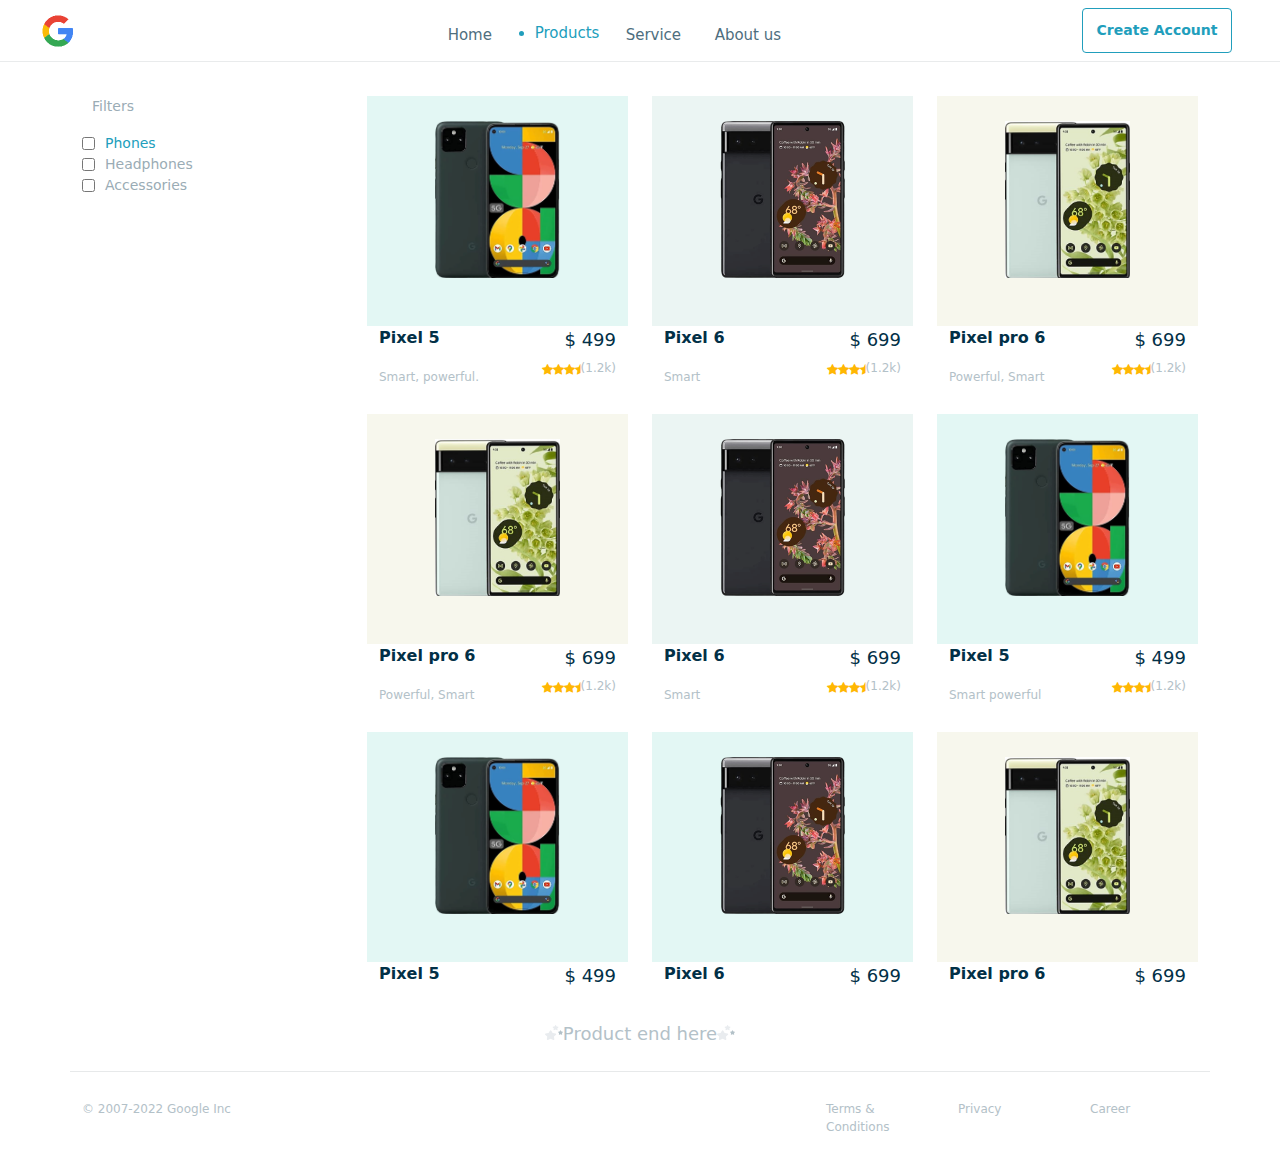
<file: homePage/index.html>
<!DOCTYPE html>
<html lang="en">
  <head>
    <meta charset="UTF-8" />
    <meta http-equiv="X-UA-Compatible" content="IE=edge" />
    <meta name="viewport" content="width=device-width, initial-scale=1.0" />
    <title>Product Home</title>
    <link rel="stylesheet" href="styles.css" />
    <link rel="stylesheet" href="potriateModal.css" />
    <link rel="stylesheet" href="pixcelAddress.css" />
    <link rel="stylesheet" href="landscapeModal.css" />

    <link rel="preconnect" href="https://fonts.googleapis.com" />
    <link rel="preconnect" href="https://fonts.gstatic.com" crossorigin />
    <link
      href="https://fonts.googleapis.com/css2?family=Montserrat:wght@500;600&display=swap"
      rel="stylesheet"
    />
    <link
      href="https://cdn.jsdelivr.net/npm/bootstrap@5.2.2/dist/css/bootstrap.min.css"
      rel="stylesheet"
      integrity="sha384-Zenh87qX5JnK2Jl0vWa8Ck2rdkQ2Bzep5IDxbcnCeuOxjzrPF/et3URy9Bv1WTRi"
      crossorigin="anonymous"
    />
    <link
      rel="stylesheet"
      href="https://cdnjs.cloudflare.com/ajax/libs/font-awesome/4.7.0/css/font-awesome.min.css"
    />
    <link
      href="https://cdn.jsdelivr.net/npm/bootstrap@5.2.1/dist/css/bootstrap.min.css"
      rel="stylesheet"
    />
  </head>

  <body>
    <nav class="navbar fixed-top navbar-expand-sm navbar-dark">
      <div class="container-fluid">
        <div class="col-sm-4 col-md-3 col-lg-4">
          <img src="../assert/Mask Group 1@2x.png" class="logo" />
        </div>

        <div class="collapse navbar-collapse" id="collapsibleNavbar">
          <ul class="navbar-nav">
            <li class="nav-item">Home</li>
            <li class="prod-nav">Products</li>
            <li class="nav-item">Service</li>
            <li class="nav-item">About us</li>
          </ul>
        </div>
        <div class="drop-menu">
          <button
            class="menu-btn navbar-toggler"
            type="button"
            data-bs-toggle="collapse"
            data-bs-target="#collapsibleNavbar"
          >
            <img 
              src="../assert/menu.png"
              class="menu-btn navbar-toggler-icon"
            />
          </button>
        </div>
        <div class="col">
          <button class="cr-btn btn-outline-info" id="btn">
            Create Account
          </button>
          <div class="profile" id="photo">
            <img src="../assert/black.png" class="profile-img" />
            <span class="arrow-icon" id="arrow">&#10092;</span>
          </div>
        </div>
      </div>
    </nav>

    <div class="container">
      <div class="row">
        <div class="col-sm-12 col-sx-12 col-md-3 col-lg-3 col-xl-3">
          <div class="filter">
            <p class="filter-name">Filters</p>
            <div class="line">
              <input type="checkbox" class="checkbox" />
              <label class="filter-name" id="fs">Phones</label>
            </div>
            <div class="line">
              <input type="checkbox" class="checkbox" />
              <label class="filter-name">Headphones</label>
            </div>
            <div class="line">
              <input type="checkbox" class="checkbox" />
              <label class="filter-name">Accessories</label>
            </div>
          </div>
        </div>

        <div class="col-sm-9 col-md-9 col-lg-9 card-fix">
          <div class="card-top">
            <div class="row">
              <div class="col-sm-12 col-md-6 col-lg-4 hoverproduct">
                <!-- 1st product-->

                <div
                  class="col-sm-12 col-md-12 col-lg-12 Phones-top"
                  id="product1"
                >
                  <img src="../assert/Mask Group 12.png" class="image" />
                </div>
                <div class="col-sm-12 col-md-10 col-lg-12 phones-bottom">
                  <div class="container">
                    <div class="row">
                      <div class="col">
                        <p class="phone-pixel">Pixel 5</p>
                      </div>
                      <div class="col"><p class="dollar hide">$ 499</p></div>
                    </div>
                    <div class="row">
                      <div class="col">
                        <span class="text hide">Smart, powerful.</span>
                        <button
                          type="button"
                          class="view-link view"
                          data-bs-toggle="modal"
                          data-bs-target="#potriateModal"
                        >
                          View Product
                        </button>
                      </div>
                      <div class="col">
                        <div class="col hide star-rate">
                          <div class="stars">
                            <li class="fa fa-star star"></li>
                            <li class="fa fa-star star"></li>
                            <li class="fa fa-star star"></li>
                            <li class="fa fa-star-half star"></li>
                            <li class="rate-point">(1.2k)</li>
                          </div>
                        </div>
                        <button
                          class="buy-btn view"
                          data-bs-toggle="modal"
                          data-bs-target="#addresPixcel"
                        >
                          Buy Now
                        </button>
                      </div>
                    </div>
                  </div>
                </div>
              </div>
              <div class="col-sm-12 col-md-6 col-lg-4 hoverproduct">
                <!-- 2nd product-->

                <div class="col-sm Phones-top" id="product2">
                  <img src="../assert/Group 21@2x.png" class="image" />
                </div>
                <div class="col-sm-12 col-md-10 col-lg-12 phones-bottom">
                  <div class="container">
                    <div class="row">
                      <div class="col">
                        <p class="phone-pixel">Pixel 6</p>
                      </div>
                      <div class="col"><p class="dollar hide">$ 699</p></div>
                    </div>
                    <div class="row">
                      <div class="col">
                        <span class="text hide">Smart</span>
                        <button
                          type="button"
                          class="view-link view"
                          data-bs-toggle="modal"
                          data-bs-target="#landscapeModal"
                        >
                          View Product
                        </button>
                      </div>
                      <div class="col">
                        <div class="col hide star-rate">
                          <div class="stars">
                            <li class="fa fa-star star"></li>
                            <li class="fa fa-star star"></li>
                            <li class="fa fa-star star"></li>
                            <li class="fa fa-star-half star"></li>
                            <li class="rate-point">(1.2k)</li>
                          </div>
                        </div>
                        <button
                          class="buy-btn view"
                          data-bs-toggle="modal"
                          data-bs-target="#addresPixcel"
                        >
                          Buy Now
                        </button>
                      </div>
                    </div>
                  </div>
                </div>
              </div>
              <div class="col-sm-12 col-md-6 col-lg-4 hoverproduct">
                <!-- 3rd product-->
                <div class="col-sm Phones-top" id="product3">
                  <img src="../assert/pixel6.jpg" class="image" />
                </div>
                <div class="col-sm-12 col-md-10 col-lg-12 phones-bottom">
                  <div class="container">
                    <div class="row">
                      <div class="col">
                        <p class="phone-pixel">Pixel pro 6</p>
                      </div>
                      <div class="col"><p class="dollar hide">$ 699</p></div>
                    </div>
                    <div class="row">
                      <div class="col">
                        <span class="text hide">Powerful, Smart</span>
                        <button
                          type="button"
                          class="view-link view"
                          data-bs-toggle="modal"
                          data-bs-target="#pixcel6Modal"
                        >
                          View Product
                        </button>
                      </div>
                      <div class="col">
                        <div class="col hide star-rate">
                          <div class="stars">
                            <li class="fa fa-star star"></li>
                            <li class="fa fa-star star"></li>
                            <li class="fa fa-star star"></li>
                            <li class="fa fa-star-half star"></li>
                            <li class="rate-point">(1.2k)</li>
                          </div>
                        </div>
                        <button
                          class="buy-btn view"
                          data-bs-toggle="modal"
                          data-bs-target="#addresPixcel"
                        >
                          Buy Now
                        </button>
                      </div>
                    </div>
                  </div>
                </div>
              </div>

              <div class="col-sm-12 col-md-6 col-lg-4 hoverproduct">
                <!-- 4th product-->
                <div class="col-sm Phones-top" id="product3">
                  <img src="../assert/pixel6.jpg" class="image" />
                </div>
                <div class="col-sm-12 col-md-10 col-lg-12 phones-bottom">
                  <div class="container">
                    <div class="row">
                      <div class="col">
                        <p class="phone-pixel">Pixel pro 6</p>
                      </div>
                      <div class="col"><p class="dollar hide">$ 699</p></div>
                    </div>
                    <div class="row">
                      <div class="col">
                        <span class="text hide">Powerful, Smart</span>
                        <button
                          type="button"
                          class="view-link view"
                          data-bs-toggle="modal"
                          data-bs-target="#pixcel6Modal"
                        >
                          View Product
                        </button>
                      </div>
                      <div class="col">
                        <div class="col hide star-rate">
                          <div class="stars">
                            <li class="fa fa-star star"></li>
                            <li class="fa fa-star star"></li>
                            <li class="fa fa-star star"></li>
                            <li class="fa fa-star-half star"></li>
                            <li class="rate-point">(1.2k)</li>
                          </div>
                        </div>
                        <button
                          class="buy-btn view"
                          data-bs-toggle="modal"
                          data-bs-target="#addresPixcel"
                        >
                          Buy Now
                        </button>
                      </div>
                    </div>
                  </div>
                </div>
              </div>
              <div class="col-sm-12 col-md-6 col-lg-4 hoverproduct">
                <!-- 5th product-->
                <div class="col-sm Phones-top" id="product2">
                  <img src="../assert/Group 21@2x.png" class="image" />
                </div>
                <div class="col-sm-12 col-md-10 col-lg-12 phones-bottom">
                  <div class="container">
                    <div class="row">
                      <div class="col">
                        <p class="phone-pixel">Pixel 6</p>
                      </div>
                      <div class="col"><p class="dollar hide">$ 699</p></div>
                    </div>
                    <div class="row">
                      <div class="col">
                        <span class="text hide">Smart</span>
                        <button
                          type="button"
                          class="view-link view"
                          data-bs-toggle="modal"
                          data-bs-target="#landscapeModal"
                        >
                          View Product
                        </button>
                      </div>
                      <div class="col">
                        <div class="col hide star-rate">
                          <div class="stars">
                            <li class="fa fa-star star"></li>
                            <li class="fa fa-star star"></li>
                            <li class="fa fa-star star"></li>
                            <li class="fa fa-star-half star"></li>
                            <li class="rate-point">(1.2k)</li>
                          </div>
                        </div>
                        <button
                          class="buy-btn view"
                          data-bs-toggle="modal"
                          data-bs-target="#addresPixcel"
                        >
                          Buy Now
                        </button>
                      </div>
                    </div>
                  </div>
                </div>
              </div>
              <div class="col-sm-12 col-md-6 col-lg-4 hoverproduct">
                <!-- 6th product-->
                <div class="col-sm Phones-top" id="product1">
                  <img src="../assert/Mask Group 12.png" class="image" />
                </div>
                <div class="col-sm-12 col-md-10 col-lg-12 phones-bottom">
                  <div class="container">
                    <div class="row">
                      <div class="col">
                        <p class="phone-pixel">Pixel 5</p>
                      </div>
                      <div class="col"><p class="dollar hide">$ 499</p></div>
                    </div>
                    <div class="row">
                      <div class="col">
                        <span class="text hide">Smart powerful</span>
                        <button
                          type="button"
                          class="view-link view"
                          data-bs-toggle="modal"
                          data-bs-target="#landscapeModal"
                        >
                          View Product
                        </button>
                      </div>
                      <div class="col">
                        <div class="col hide star-rate">
                          <div class="stars">
                            <li class="fa fa-star star"></li>
                            <li class="fa fa-star star"></li>
                            <li class="fa fa-star star"></li>
                            <li class="fa fa-star-half star"></li>
                            <li class="rate-point">(1.2k)</li>
                          </div>
                        </div>
                        <button
                          class="buy-btn view"
                          data-bs-toggle="modal"
                          data-bs-target="#addresPixcel"
                        >
                          Buy Now
                        </button>
                      </div>
                    </div>
                  </div>
                </div>
              </div>

              <div class="col-sm-12 col-md-6 col-lg-4 hoverproduct">
                <!-- 7th product-->
                <div class="col-sm Phones-top" id="product1">
                  <img src="../assert/Mask Group 12.png" class="image" />
                </div>
                <div class="col-sm-12 col-md-10 col-lg-12 phones-bottom">
                  <div class="container">
                    <div class="row">
                      <div class="col">
                        <p class="phone-pixel">Pixel 5</p>
                      </div>
                      <div class="col"><p class="dollar hide">$ 499</p></div>
                    </div>
                    <div class="row">
                      <div class="col">
                        <span class="text hide">Smart powerful</span>
                        <button
                          type="button"
                          class="view-link view"
                          data-bs-toggle="modal"
                          data-bs-target="#landscapeModal"
                        >
                          View Product
                        </button>
                      </div>
                      <div class="col">
                        <div class="col hide star-rate">
                          <div class="stars">
                            <li class="fa fa-star star"></li>
                            <li class="fa fa-star star"></li>
                            <li class="fa fa-star star"></li>
                            <li class="fa fa-star-half star"></li>
                            <li class="rate-point">(1.2k)</li>
                          </div>
                        </div>
                        <button
                          class="buy-btn view"
                          data-bs-toggle="modal"
                          data-bs-target="#addresPixcel"
                        >
                          Buy Now
                        </button>
                      </div>
                    </div>
                  </div>
                </div>
              </div>
              <div class="col-sm-12 col-md-6 col-lg-4 hoverproduct">
                <!-- 8th product-->
                <div class="col-sm Phones-top" id="product1">
                  <img src="../assert/Group 21@2x.png" class="image" />
                </div>
                <div class="col-sm-12 col-md-10 col-lg-12 phones-bottom">
                  <div class="container">
                    <div class="row">
                      <div class="col">
                        <p class="phone-pixel">Pixel 6</p>
                      </div>
                      <div class="col"><p class="dollar hide">$ 699</p></div>
                    </div>
                    <div class="row">
                      <div class="col">
                        <span class="text hide">Smart</span>
                        <button
                          type="button"
                          class="view-link view"
                          data-bs-toggle="modal"
                          data-bs-target="#landscapeModal"
                        >
                          View Product
                        </button>
                      </div>
                      <div class="col">
                        <div class="col hide star-rate">
                          <div class="stars">
                            <li class="fa fa-star star"></li>
                            <li class="fa fa-star star"></li>
                            <li class="fa fa-star star"></li>
                            <li class="fa fa-star-half star"></li>
                            <li class="rate-point">(1.2k)</li>
                          </div>
                        </div>
                        <button
                          class="buy-btn view"
                          data-bs-toggle="modal"
                          data-bs-target="#addresPixcel"
                        >
                          Buy Now
                        </button>
                      </div>
                    </div>
                  </div>
                </div>
              </div>
              <div class="col-sm-12 col-md-6 col-lg-4 hoverproduct">
                <!-- 9th product-->
                <div class="col-sm Phones-top" id="product3">
                  <img src="../assert/pixel6.jpg" class="image" />
                </div>
                <div class="col-sm-12 col-md-10 col-lg-12 phones-bottom">
                  <div class="container">
                    <div class="row">
                      <div class="col">
                        <p class="phone-pixel">Pixel pro 6</p>
                      </div>
                      <div class="col"><p class="dollar hide">$ 699</p></div>
                    </div>
                    <div class="row">
                      <div class="col">
                        <p class="text hide">Smart powerful</p>
                        <button
                          type="button"
                          class="view-link view"
                          data-bs-toggle="modal"
                          data-bs-target="#pixcel6Modal"
                        >
                          View Product
                        </button>
                      </div>
                      <div class="col star-rate">
                        <div class="col hide stars">
                          <li class="fa fa-star star"></li>
                          <li class="fa fa-star star"></li>
                          <li class="fa fa-star star"></li>
                          <li class="fa fa-star-half star"></li>
                          <li class="rate-point">(1.2k)</li>
                        </div>
                        <button
                          class="buy-btn view"
                          data-bs-toggle="modal"
                          data-bs-target="#addresPixcel"
                        >
                          Buy Now
                        </button>
                      </div>
                    </div>
                  </div>
                </div>
              </div>
            </div>
          </div>
        </div>
      </div>
    </div>
    <div class="container">
      <div class="row">
        <div class="foot">
          <div class="img-star">
            <img src="../assert/icons8-multiple-stars.svg" class="star-icon" />
          </div>
          <div class="end">
            <span>Product end here</span>
          </div>
          <div class="img-star">
            <img src="../assert/icons8-multiple-stars.svg" class="star-icon" />
          </div>
        </div>
      </div>
    </div>

    <div class="container">
      <div class="row">
        <div class="footer">
          <div class="col-sm-8">
            <div class="foot-text">
              <p>© 2007-2022 Google Inc</p>
            </div>
          </div>
          <div class="col-sm-4">
            <div class="row">
              <div class="col-sm foot-text">
                <p>Terms & Conditions</p>
              </div>
              <div class="col-sm foot-text">
                <p>Privacy</p>
              </div>
              <div class="col-sm foot-text">
                <p>Career</p>
              </div>
            </div>
          </div>
        </div>
      </div>
    </div>

    <!-- Modal Potriate -->
    <div
      class="modal fade"
      id="potriateModal"
      tabindex="-1"
      aria-labelledby="exampleModalLabel"
      aria-hidden="true"
    >
      <div class="modal-dialog">
        <div class="modal-content">
          <div class="modal-header">
            <h5 class="modal-title">Pixel 5</h5>
            <button
              type="button"
              class="btn-close"
              data-bs-dismiss="modal"
              aria-label="Close"
            ></button>
          </div>
          <div class="modal-body">
            <div class="">
              <div class="row p-top">
                <div class="col-2 image-pm">
                  <img src="../assert/Group 3741.svg" class="arrow" />
                </div>
                <div class="col-8">
                  <img
                    src="../assert/Mask Group 12.png"
                    class="product-image"
                  />
                </div>
                <div class="col-2">
                  <img src="../assert/Group 3740.svg" class="arrow" />
                </div>
              </div>
              <div class="container">
                <div class="Product-detail-p">
                  <div class="row">
                    <!-- colors-->
                    <div class="row">
                      <div class="col-sm-2 title">
                        <p class="T-title">Color</p>
                      </div>
                      <div class="col-sm disciption-p">
                        <div class="color">
                          <li class="color-circle" id="black"></li>
                          <li class="color-text">Black</li>
                        </div>
                        <div class="color">
                          <li class="color-circle" id="white"></li>
                          <li class="color-text">white</li>
                        </div>
                        <div class="color">
                          <li class="color-circle" id="blue"></li>
                          <li class="color-text">Blue</li>
                        </div>
                      </div>
                    </div>
                    <!-- Display-->
                    <div class="row">
                      <div class="col-sm-3">
                        <p class="T-title">Display</p>
                      </div>
                      <div class="col-sm display-condent">
                        <p class="p-text">
                          Full-screen 6.1-inch (156 mm)1 display, up to 60 Hz
                        </p>
                        <p class="p-text">20:9 aspect ratio</p>
                        <p class="p-text">
                          Corning® Gorilla® Glass 3™ cover glass
                        </p>
                        <p class="p-text">
                          Always-on display with At a Glance and Now Playing
                        </p>
                      </div>
                    </div>
                    <div class="row">
                      <!-- Dimention-->
                      <div class="col-sm-3 title">
                        <p class="T-title">Dimension & Weight</p>
                      </div>
                      <div class="col-sm display-condent">
                        <p class="p-text">
                          6.0 height x 2.8 width x 0.35 depth (in)
                        </p>
                        <p class="p-text">
                          152.2 height x 71.8 width x 8.9 depth (mm)
                        </p>
                        <p class="p-text">6.3 oz</p>
                        <p class="p-text">178 g</p>
                      </div>
                    </div>
                    <div class="row">
                      <!-- Battery-->
                      <div class="col-sm-3 title">
                        <p class="T-title">Battery & Charging</p>
                      </div>
                      <div class="col-sm display-condent">
                        <p class="p-text">
                          Corning® Gorilla® Glass 3™ cover glass
                        </p>
                        <p class="p-text">
                          Always-on display with At a Glance and Now Playing
                        </p>
                        <p class="p-text">Tipical 4410 mAh</p>
                        <p class="p-text">Fast Charging</p>
                      </div>
                      <div class="row memory">
                        <!-- memory-->
                        <div class="col-sm-3 title">
                          <p class="T-title">Memory</p>
                        </div>
                        <div class="col-sm condent">
                          <p class="p-text">6 GB LPDDR5 RAM</p>
                        </div>
                      </div>

                      <div class="row memory">
                        <!-- storage-->
                        <div class="col-sm-3 title">
                          <p class="T-title">Storage</p>
                        </div>
                        <div class="col-sm condent">
                          <p class="p-text">128 GB Storage UFS 3.1 storage</p>
                        </div>
                      </div>

                      <div class="row memory">
                        <!-- processor-->
                        <div class="col-sm-3 title">
                          <p class="T-title">processor</p>
                        </div>
                        <div class="col-sm condent">
                          <p class="p-text">
                            Google Tensor Titan M2 security coprocessor
                          </p>
                        </div>
                      </div>
                    </div>
                  </div>
                </div>
                <div class="row">
                  <!-- Bottom -->
                  <div class="row stricy">
                    <div class="col p-rating">
                      <p class="dollar-p">$499</p>
                      <div class="p-li">
                        <li class="fa fa-star"></li>
                        <li class="fa fa-star"></li>
                        <li class="fa fa-star"></li>
                        <li class="fa fa-star-half"></li>
                        <li class="rate-point">&#8333;1.2k&#8334;</li>
                      </div>
                      <button
                        class="buy-btn-p"
                        data-bs-toggle="modal"
                        data-bs-target="#addresPixcel"
                        type="button"
                      >
                        Buy Now
                      </button>
                    </div>
                  </div>
                </div>
              </div>
            </div>
          </div>
        </div>
      </div>
    </div>
    <!-- potriate pixcel 6 pro-->
    <div
      class="modal fade"
      id="pixcel6Modal"
      tabindex="-1"
      aria-labelledby="exampleModalLabel"
      aria-hidden="true"
    >
      <div class="modal-dialog">
        <div class="modal-content">
          <div class="modal-header">
            <h5 class="modal-title">Pixel 6 pro</h5>
            <button
              type="button"
              class="btn-close"
              data-bs-dismiss="modal"
              aria-label="Close"
            ></button>
          </div>
          <div class="modal-body">
            <div class="">
              <div class="row p-top">
                <div class="col-2 image-pm">
                  <img src="../assert/Group 3741.svg" class="arrow" />
                </div>
                <div class="col-8">
                  <img src="../assert/pixel6.jpg" class="product-image" />
                </div>
                <div class="col-2">
                  <img src="../assert/Group 3740.svg" class="arrow" />
                </div>
              </div>
              <div class="container">
                <div class="Product-detail-p">
                  <div class="row">
                    <!-- colors-->
                    <div class="row">
                      <div class="col-sm-2 title">
                        <p class="T-title">Color</p>
                      </div>
                      <div class="col-sm disciption-p">
                        <div class="color">
                          <li class="color-circle" id="black"></li>
                          <li class="color-text">Black</li>
                        </div>
                        <div class="color">
                          <li class="color-circle" id="white"></li>
                          <li class="color-text">white</li>
                        </div>
                        <div class="color">
                          <li class="color-circle" id="blue"></li>
                          <li class="color-text">Blue</li>
                        </div>
                      </div>
                    </div>
                    <!-- Display-->
                    <div class="row">
                      <div class="col-sm-3">
                        <p class="T-title">Display</p>
                      </div>
                      <div class="col-sm display-condent">
                        <p class="p-text">
                          Full-screen 6.1-inch (156 mm)1 display, up to 60 Hz
                        </p>
                        <p class="p-text">20:9 aspect ratio</p>
                        <p class="p-text">
                          Corning® Gorilla® Glass 3™ cover glass
                        </p>
                        <p class="p-text">
                          Always-on display with At a Glance and Now Playing
                        </p>
                      </div>
                    </div>
                    <div class="row">
                      <!-- Dimention-->
                      <div class="col-sm-3 title">
                        <p class="T-title">Dimension & Weight</p>
                      </div>
                      <div class="col-sm display-condent">
                        <p class="p-text">
                          6.0 height x 2.8 width x 0.35 depth (in)
                        </p>
                        <p class="p-text">
                          152.2 height x 71.8 width x 8.9 depth (mm)
                        </p>
                        <p class="p-text">6.3 oz</p>
                        <p class="p-text">178 g</p>
                      </div>
                    </div>
                    <div class="row">
                      <!-- Battery-->
                      <div class="col-sm-3 title">
                        <p class="T-title">Battery & Charging</p>
                      </div>
                      <div class="col-sm display-condent">
                        <p class="p-text">
                          Corning® Gorilla® Glass 3™ cover glass
                        </p>
                        <p class="p-text">
                          Always-on display with At a Glance and Now Playing
                        </p>
                        <p class="p-text">Tipical 4410 mAh</p>
                        <p class="p-text">Fast Charging</p>
                      </div>
                      <div class="row memory">
                        <!-- memory-->
                        <div class="col-sm-3 title">
                          <p class="T-title">Memory</p>
                        </div>
                        <div class="col-sm condent">
                          <p class="p-text">6 GB LPDDR5 RAM</p>
                        </div>
                      </div>

                      <div class="row memory">
                        <!-- storage-->
                        <div class="col-sm-3 title">
                          <p class="T-title">Storage</p>
                        </div>
                        <div class="col-sm condent">
                          <p class="p-text">128 GB Storage UFS 3.1 storage</p>
                        </div>
                      </div>

                      <div class="row memory">
                        <!-- processor-->
                        <div class="col-sm-3 title">
                          <p class="T-title">processor</p>
                        </div>
                        <div class="col-sm condent">
                          <p class="p-text">
                            Google Tensor Titan M2 security coprocessor
                          </p>
                        </div>
                      </div>
                    </div>
                  </div>
                </div>
                <div class="row">
                  <!-- Bottom -->
                  <div class="row stricy">
                    <div class="col p-rating">
                      <p class="dollar-p">$699</p>
                      <div class="p-li">
                        <li class="fa fa-star"></li>
                        <li class="fa fa-star"></li>
                        <li class="fa fa-star"></li>
                        <li class="fa fa-star-half"></li>
                        <li class="rate-point">&#8333;1.2k&#8334;</li>
                      </div>
                      <button
                        class="buy-btn-p"
                        data-bs-toggle="modal"
                        data-bs-target="#addresPixcel"
                        type="button"
                      >
                        Buy Now
                      </button>
                    </div>
                  </div>
                </div>
              </div>
            </div>
          </div>
        </div>
      </div>
    </div>
    <!--Modal Landscape -->
    <div
      class="modal fade"
      id="landscapeModal"
      tabindex="-1"
      aria-labelledby="exampleModalLabel"
      aria-hidden="true"
    >
      <div class="modal-dialog modal-lg">
        <div class="modal-content">
          <div class="modal-header">
            <!-- header-->
            <h5 class="modal-title">Pixel 6</h5>
            <button
              type="button"
              class="btn-close lands-c"
              data-bs-dismiss="modal"
              aria-label="Close"
            ></button>
          </div>

          <div class="modal-body">
            <!----body-->
            <div class="row">
              <div class="col-sm-6">
                <div class="row">
                  <div class="col-sm-2">
                    <img src="../assert/Group 3741.svg" class="l-arrow" />
                  </div>
                  <div class="col-sm-7">
                    <img src="../assert/Group 21@2x.png" class="l-image" />
                  </div>
                  <div class="col-sm-2">
                    <img src="../assert/Group 3740.svg" class="l-arrow" />
                  </div>
                </div>
              </div>
              <div class="col-sm-6 lands-detail">
                <div class="row stricy">
                  <div class="col-sm lands-rating">
                    <li class="lands-name">Pixel 6</li>
                    <li class="lands-dollar">$699</li>
                    <div class="lands-stars">
                      <li class="fa fa-star"></li>
                      <li class="fa fa-star"></li>
                      <li class="fa fa-star"></li>
                      <li class="fa fa-star-half"></li>
                      <li class="lands-point">&#8333;1.2k&#8334;</li>
                    </div>
                  </div>
                  <div class="col-sm">
                    <div class="lands-button">
                      <button
                        class="lands-buy"
                        data-bs-toggle="modal"
                        data-bs-target="#addresPixcel"
                        type="button"
                      >
                        Buy Now
                      </button>
                    </div>
                  </div>
                </div>
                <div class="product-all">
                  <div class="row">
                    <!-- colors-->
                    <div class="col-sm-2 title">
                      <p class="T-title">Color</p>
                    </div>
                    <div class="col-sm disciption">
                      <div class="color">
                        <li class="color-circle" id="black"></li>
                        <li class="color-text">Black</li>
                      </div>
                      <div class="color">
                        <li class="color-circle" id="white"></li>
                        <li class="color-text">white</li>
                      </div>
                      <div class="color">
                        <li class="color-circle" id="blue"></li>
                        <li class="color-text">Blue</li>
                      </div>
                    </div>
                    <div class="row">
                      <!-- Display-->
                      <div class="col-sm-2 title">
                        <p class="T-title">Display</p>
                      </div>
                      <div class="col-sm display-condent">
                        <p class="d-text">
                          Full-screen 6.1-inch (156 mm)1 display, up to 60 Hz
                        </p>
                        <p class="d-text">20:9 aspect ratio</p>
                        <p class="d-text">
                          Corning® Gorilla® Glass 3™ cover glass
                        </p>
                        <p class="d-text">
                          Always-on display with At a Glance and Now Playing
                        </p>
                      </div>
                    </div>
                  </div>
                  <div class="col lnd-g">.</div>
                  <div class="row">
                    <!-- Dimention-->
                    <div class="col-sm-2 title">
                      <p class="T-title">Dimension & Weight</p>
                    </div>
                    <div class="col-sm display-condent">
                      <p class="d-text">
                        6.0 height x 2.8 width x 0.35 depth (in)
                      </p>
                      <p class="d-text">
                        152.2 height x 71.8 width x 8.9 depth (mm)
                      </p>
                      <p class="d-text">6.3 oz</p>
                      <p class="d-text">178 g</p>
                    </div>
                  </div>
                  <div class="row">
                    <!-- Battery-->
                    <div class="col-sm-2 title">
                      <p class="T-title">Battery & Charging</p>
                    </div>
                    <div class="col-sm display-condent">
                      <p class="d-text">
                        Corning® Gorilla® Glass 3™ cover glass
                      </p>
                      <p class="d-text">
                        Always-on display with At a Glance and Now Playing
                      </p>
                      <p class="d-text">Tipical 4410 mAh</p>
                      <p class="d-text">Fast Charging</p>
                    </div>
                  </div>

                  <div class="row memory">
                    <!-- memory-->
                    <div class="col-sm-2 title">
                      <p class="T-title">Memory</p>
                    </div>
                    <div class="col-sm condent">
                      <p class="d-text">6 GB LPDDR5 RAM</p>
                    </div>
                  </div>

                  <div class="row memory">
                    <!-- storage-->
                    <div class="col-sm-2 title">
                      <p class="T-title">Storage</p>
                    </div>
                    <div class="col-sm condent">
                      <p class="d-text">128 GB Storage UFS 3.1 storage</p>
                    </div>
                  </div>

                  <div class="row memory">
                    <!-- processor-->
                    <div class="col-sm-2 title">
                      <p class="T-title">processor</p>
                    </div>
                    <div class="col-sm condent">
                      <p class="d-text">
                        Google Tensor Titan M2 security coprocessor
                      </p>
                    </div>
                  </div>
                </div>
              </div>
            </div>
          </div>
        </div>
      </div>
    </div>

    <!-- Modal Address Pixel-->
    <div
      class="modal fade"
      id="addresPixcel"
      tabindex="-1"
      aria-labelledby="exampleModalLabel"
      aria-hidden="true"
    >
      <div class="modal-dialog modal-lg">
        <div class="modal-content">
          <div class="modal-header">
            <div class="pixcel-name">
              <p class="name">Buy Pixel 5</p>
            </div>
            <button
              type="button"
              class="btn-close"
              data-bs-dismiss="modal"
              aria-label="Close"
            ></button>
          </div>
          <div class="modal-body">
            <div class="row">
              <div class="col-sm-8">
                <div class="pixcel-detail">
                  <section id="ad-addrss">
                    <div class="a-image">
                      <img src="../assert/Mask Group 12.png" class="ad-snap" />
                    </div>
                    <div class="">
                      <p class="name-px">Pixel 5</p>
                      <p class="name-text">SKU12345-12</p>
                    </div>
                    <div class="a-text">
                      <p class="">Black | 128GB</p>
                    </div>
                    <div class="qty">
                      <p>1 Qty</p>
                    </div>
                    <div class="a-dollar">
                      <p>$499.00</p>
                    </div>
                  </section>
                </div>
                <div class="col add-address" id="save-add">
                  <div class="row">
                    <div class="col-sm add">
                      <button type="button" class="add-btn" >ADD ADDRESS</button>
                    </div>
                    <div class="col-sm-12 save">
                      <button type="button" class="save-btn" id="save-address">
                        SAVE ADDRESS
                      </button>
                    </div>
                  </div>
                  <div class="row">
                    <div class="col-md-6">
                      <label for="name" class="form-label">Name</label>
                      <input
                        type="text"
                        class="form-control bg-input"
                        id="input"
                        value="Henry Dyson J"
                      />
                    </div>
                    <div class="col-md-6">
                      <label for="inputPassword4" class="form-label"
                        >Contact Number</label
                      >
                      <input
                        type="text"
                        class="form-control bg-input"
                        id="input"
                        value="7094337921"
                      />
                    </div>
                    <div class="col-12">
                      <label for="inputAddress" class="form-label"
                        >Address</label
                      >
                      <input
                        type="text"
                        class="form-control bg-input"
                        id="input"
                        value="no-22,north street, kullanjavadi,Cuddalore, India, 6007301"
                      />
                    </div>
                  </div>
                  <div class="row">
                    <div class="col-sm ps-name">
                      <label for="Email" class="form-lable">City</label>
                      <div>
                        <select class="col-sm-12" id="slect-lab">
                          <div class="select">
                            <option value="volvo">Select City</option>
                            <option value="saab">Chennai</option>
                            <option value="fiat">Cuddalore</option>
                            <option value="audi">Thanjavur</option>
                            <option value="audi">Tiruchy</option>
                          </div>
                        </select>
                      </div>
                    </div>
                    <div class="col-sm ps-number">
                      <label for="Email" class="form-lable">Cuntry</label>
                      <div>
                        <select class="col-sm-12" id="slect-lab">
                          <option value="volvo">Select Cuntry</option>
                          <option value="saab">India</option>
                          <option value="fiat">China</option>
                          <option value="audi">America</option>
                          <option value="audi">Italy</option>
                        </select>
                      </div>
                    </div>
                  </div>
                </div>
-
                <!--add-confom -->
                <section id="ad-saveAdd" class="ad-detail">
                  <div class="container">
                    <div class="row">
                      <div class="col-sm-4">
                        <p class="add-name">Henry Dyson J</p>
                        <p class="a-text">+91 709337921</p>
                      </div>
                      <div class="col-sm-4">
                        <p class="a-text">no-22,north street, kullanjavadi,</p>
                        <p class="a-text">Cuddalore, India, 6007301</p>
                      </div>
                      <div class="col-sm-3">
                        <button class="edit" id="save-edit">Edit</button>
                      </div>
                    </div>
                  </div>
                </section>
              </div>
              <div class="col-sm-4">
                <div class="invoice-summary">
                  <div class="invice-text">
                    <p class="in-text">INVOICE SUMMARY</p>
                    <div class="in-text">
                      <div class="row">
                        <div class="col bill-name">Actual amount</div>
                        <div class="col bill-amt">$559.00</div>
                      </div>
                      <div class="row">
                        <div class="col bill-name">Discount</div>
                        <div class="col bill-amt">$60.00</div>
                      </div>
                      <div class="row">
                        <div class="col bill-name">Billing amount</div>
                        <div class="col bill-amt">$499.00</div>
                      </div>
                      <div class="row">
                        <div class="col bill-amt">Billing amount</div>
                        <div class="col bill-amt">$499.00</div>
                      </div>
                    </div>
                    <div class="button-a col-sm">
                      <button class="pay-btn">Pay $ 499.00</button>
                    </div>
                  </div>
                </div>
              </div>
            </div>
          </div>
        </div>
      </div>
    </div>
    <!--Scripts-->
    <script src="https://cdn.jsdelivr.net/npm/bootstrap@5.2.1/dist/js/bootstrap.bundle.min.js"></script>

    <script src="script.js"></script>
  </body>
</html>
</file>
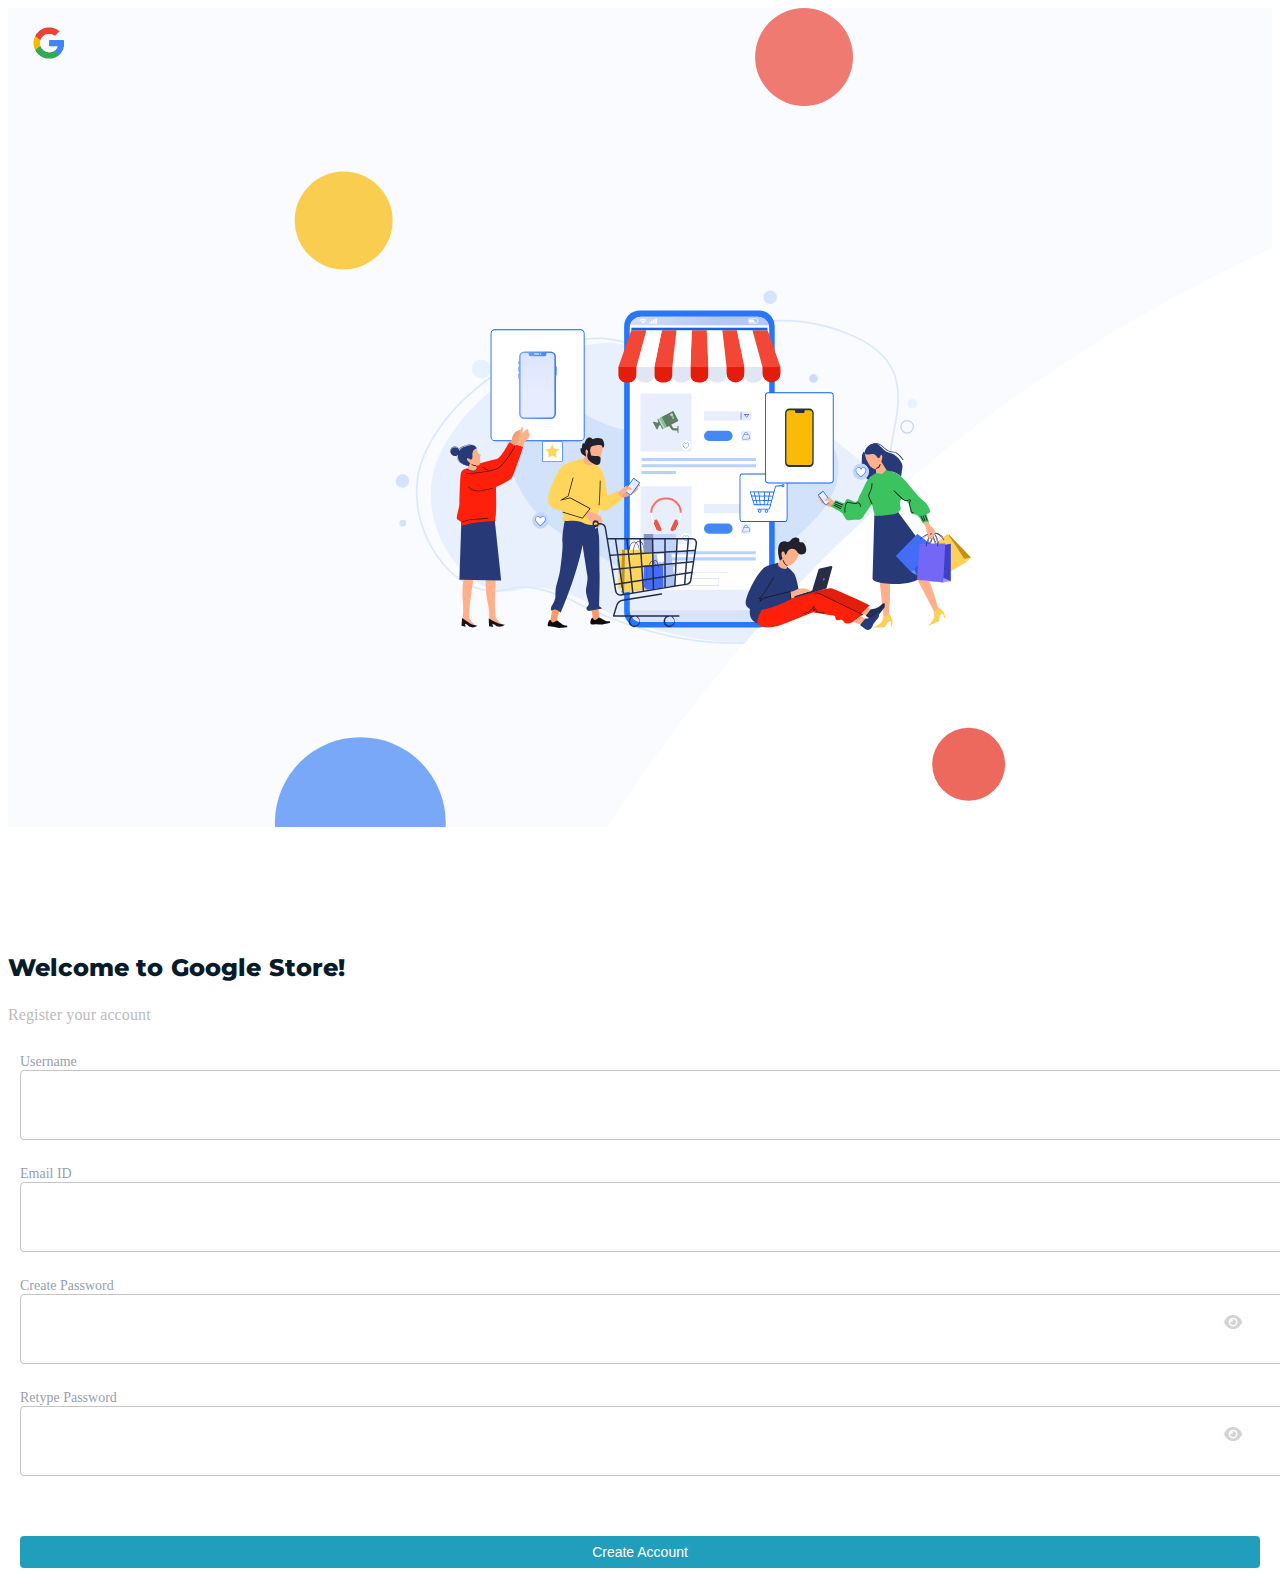
<file: loginPage/index.html>
<!DOCTYPE html>
<html lang="en">
  <head>
    <meta charset="UTF-8" />
    <meta http-equiv="X-UA-Compatible" content="IE=edge" />
    <meta name="viewport" content="width=device-width, initial-scale=1.0" />
    <title>Assisment login</title>
    <link rel="stylesheet" href="./style.css" type="text/css" />
    <link rel="script" href="./scripts/login.js" />
    <link
      href="https://cdn.jsdelivr.net/npm/bootstrap@5.2.2/dist/css/bootstrap.min.css"
      rel="stylesheet"
      integrity="sha384-Zenh87qX5JnK2Jl0vWa8Ck2rdkQ2Bzep5IDxbcnCeuOxjzrPF/et3URy9Bv1WTRi"
      crossorigin="anonymous"
    />
    <link
      rel="stylesheet"
      href="https://cdnjs.cloudflare.com/ajax/libs/font-awesome/6.1.1/css/all.min.css"
    />
    <link
      rel="stylesheet"
      href="https://cdn.jsdelivr.net/npm/bootstrap-icons@1.3.0/font/bootstrap-icons.css"
    />
    <link rel="preconnect" href="https://fonts.googleapis.com" />
    <link rel="preconnect" href="https://fonts.gstatic.com" crossorigin />
    <link
      href="https://fonts.googleapis.com/css2?family=Blaka+Ink&family=Montserrat:ital,wght@1,800&display=swap"
      rel="stylesheet"
    />
    <script src="login.js"></script>
  </head>
  <body>
    <div class="container">
      <div class="row">
        <div class="col-sm login-image">
          <div class="google-logo">
            <img src="../assert/Mask Group 1@2x.png" class="logo" />
          </div>
          <div class="login-bg">
            <img src="../assert/Group 3833.svg" class="image" />
          </div>
        </div>
        <div class="col-sm">
          <div class="login-content">
            <div class="titiles">
              <p class="l-title">Welcome to Google Store!</p>
              <p class="sub-title">Register your account</p>
            </div>
            <form name="log1" onsubmit="validate(event)">
              <div class="col-sm-10">
                <div class="lab-box">
                  <label for="userName" class="form-lable">Username</label>
                  <input
                    type="text"
                    class="login-input"
                    name="userName"
                    id="inputUser"
                    value=""
                  />
                  <span id="userError" class="error-msg"></span>
                </div>
                <div class="lab-box">
                  <label for="Email" class="form-lable">Email ID</label>
                  <input type="text" class="login-input" id="inputEmail" />
                  <span id="emailError" class="error-msg"> </span>
                </div>
                <div class="lab-box pass">
                  <label for="lname" class="form-lable">Create Password</label>
                  <i
                    class="fa-solid fa-eye visib"
                    onclick="visiblePassword()"
                    id="eye1"
                  ></i>
                  <input
                    type="password"
                    class="login-input"
                    id="inputNPassword"
                    name="password"
                    value=""
                  />
                  <span id="newPswError" class="error-msg"> </span>
                </div>
                <div class="lab-box pass">
                  <label for="lname" class="form-lable">Retype Password</label>
                  <i
                    class="fa-solid fa-eye visib"
                    onclick="visiblepassword()"
                    id="eye"
                  ></i>

                  <input
                    type="password"
                    name="password"
                    class="login-input"
                    id="inputCPassword"
                  />
                  <span id="cpswError" class="error-msg"> </span>
                </div>

                <div class="lab-box">
                  <div class="btns">
                    <button type="submit" class="create">Create Account</button>
                  </div>
                </div>
              </div>
            </form>
          </div>
        </div>
      </div>
    </div>
  </body>
</html>
</file>
<file: homePage/styles.css>
* {
  font: normal normal Montserrat;
}
/* dropdown*/
#collapsibleNavbar {
  text-align: center;
}
.nav-item {
  color: #d3d5d6;
  font-size: 16px;
}

/*----Navs bar--- */
.nav-logo {
  position: relative;
  display: inline-flex;
  list-style: none;
}
.navbar-nav {
  margin-left: 15px;
  padding: 5px;
}
.prod-nav .nav-item {
  width: 100%;
  line-height: 5px;
}
.navbar {
  background-color: #ffffff;
  border-bottom: 1px solid #e9ebec;
  position: fixed;
}
.logo {
  height: 32px;
  width: 32px;
  margin-left: 30px;
}
.nav-item {
  font-size: 15px;
  text-align: left;
  letter-spacing: 0px;
  color: #4e6e7e;
  opacity: 1;
  height: 18px;
  width: 89px;
  padding: 2px;
}
.prod-nav {
  font-size: 15px;
  text-align: left;
  letter-spacing: 0px;
  color: #219ebc;
  opacity: 3;
  height: 18px;
  width: 89px;
  list-style-type: disc;
}
.cr-btn {
  border: 1px solid #219ebc;
  border-radius: 4px;
  margin-right: 4vh;
  float: right;
  background-color: #ffffff;
  color: #219ebc;
  font-size: 14px;
  font-weight: 600;
  height: 45px;
  width: 150px;
}
#photo {
  display: none;
}
.profile {
  border: solid #219ebc 1.1px;
  max-height: 45px;
  width: 5rem;
  border-radius: 20px;
  float: right;
  padding: 5px;
  display: inline-flex;
  position: relative;
}
.profile-img {
  height: 40px;
  width: 40px;
  border-radius: 50px;
  margin-top: -3px;
}
#arrow {
  transform: rotate(-90deg);
  list-style: none;
  font-size: 18px;
  color: #9aacb5;
  position: absolute;
  top: 10px;
  right: 20px;
}
.menu-btn {
  display: none;
}

/* -----Filter side------*/
.filter {
  list-style: none;
  overflow: hidden;
  margin-top: 6rem;
}
.fix {
  position: fixed;
}
#fs {
  color: #219ebc;
}
.list-item {
  margin-left: 0px;
  list-style: none;
  display: inline-flex;
  text-align: left;
}
.filter-name {
  margin-inline-start: 10px;
  color: #9aacb5;
  font-size: 14px;
}
.line {
  color: #9aacb5;
  display: flex;
}
.fil-fix {
  position: sticky;
}

/*------ phone card -----*/
.card-top {
  margin-top: 6rem;
}
.Phones-top {
  height: 230px;
  background-color: #e3f7f4;
  text-align: center;
}
.phones-bottom {
  max-height: 65px;
  max-width: 300px;
  line-height: 14x;
}
#product1 {
  background-color: #e3f7f4;
  padding: 15px;
}
#product2 {
  background-color: #ebf5f3;
  padding: 15px;
}
#product3 {
  background-color: #f7f7ed;
  padding: 15px;
}
.image {
  margin-top: 10px;
  max-height: 157px;
  max-width: 125px;
}
.phone-pixel {
  max-height: 22px;
  color: #023047;
  font-size: 16px;
  letter-spacing: 0px;
  font-weight: 650;
}
.dollar {
  max-height: 10px;
  font-size: 18px;
  color: #023047;
  float: right;
  font-weight: 490;
}
.text {
  font-size: 12px;
  color: #b3c1c8;
  margin-top: -5px;
}

.rate-point {
  font-size: 12px;
  color: #b3c1c8;
  list-style: none;
  margin-top: -5px;
}
.stars {
  font-size: 12px;
  color: #ffb703;
  display: inline-flex;
  float: right;
}

.hover-cont {
  position: relative;
  padding: 0px;
  margin-left: 0px;
  margin-top: -6px;
}
.hover-part {
  position: absolute;
  top: -20px;
  padding: 0px;
}

.view-link {
  font-size: 12px;
  color: #219ebc;
  list-style: none;
  border: none;
  background-color: #ffffff;
  padding: 0px;
  text-decoration: underline;
  cursor: pointer;
}
.buy {
  text-align: center;
  border-radius: 2px;
  max-width: 100%;
  max-height: 40vh;
}
.buy-btn {
  border: none;
  background-color: #219ebc;
  color: #ffffff;
  font-size: 11px;
  border-radius: 3px;
  float: right;
  margin-top: -25px;
  padding: 9px 15px;
  max-width: 90px;
}

/*hover part*/
.view {
  display: none;
}
.star-rate {
  float: right;
}
.hide {
  display: inline-block;
}
.hoverproduct {
  margin-bottom: 26px;
  column-gap: 1px;
}
.hoverproduct:hover .hide {
  background-color: #219ebc;
  display: none;
}
.hoverproduct:hover .view {
  display: inline-block;
}

/*footer*/
.foot {
  display: inline-flex;
  text-align: center;
  padding: 1.5rem;
  justify-content: center;
}
.foot-prodect {
  text-align: center;
  padding: 30px;
}
.star-icon {
  font-size: 5px;
}
.end-prod {
  list-style: none;
  display: inline-flex;
  position: absolute;
  margin-top: 10px;
}
.end {
  color: #b3c1c8;
  font-size: 18px;
}
.img-star {
  max-height: 20px;
}
.footer {
  border-top: 1.3px solid #e7e9ea;
  display: inline-flex;
  padding: 10px;
}
.foot-text {
  font-size: 12px;
  color: #b3c1c8;
}
.footer p {
  margin-top: 2vh;
}
.check {
  color: #219ebc;
}

input[type="checkbox"] {
  accent-color: #219ebc;
}

/* scrol*/
.card-fix {
  position: static;
}
.card-top {
  height: 100vh;
  overflow-y: scroll;
}
.card-top::-webkit-scrollbar {
  display: none;
}
/*===============*/
@media only screen and (max-width: 768px) {
  .menu-btn {
    display: block;
    display: flex;
    height: 32px;
    width: 32px;
    background-color: #ffffff;
    color: #9aacb5;
  }

}
</file>
<file: homePage/potriateModal.css>
* {
  font: normal normal Montserrat;
}
.modal-header {
  border: none;
}
.image-pm {
  text-align: center;
}
.btn-close {
  border-radius: 50px;
  font-size: 10px;
  background-color: rgb(204, 206, 206);
}
.p-top {
  padding: 30px;
}
.product-image {
  height: 167px;
  width: 133px;
  margin-left: 20%;
}
.arrow {
  font-size: 15px;
  margin-top: 50px;
}
/* bottom*/
.dollar-p {
  color: #023047;
  font-size: 18px;
  font-weight: 600;
  list-style: none;
}
.p-rating {
  float: left;
}
.p-li {
  list-style: none;
  color: #ffb703;
  font-size: 10px;
  display: flex;
}

.rate-point {
  color: #b3c1c8;
  font-size: 12px;
}
.buy-btn-p {
  float: right;
  border: none;
  background-color: #219ebc;
  padding: 11px;
  border-radius: 4px;
  color: #ffffff;
  font-size: 12px;
  margin-top: -33px;
}
/*scrol*/
.card-photo {
  position: static;
}
.Product-detail-p {
  height: 30vh;
  overflow-y: scroll;
}
.Product-detail-p::-webkit-scrollbar {
  display: none;
}

/*colors */
.color-text {
  color: #697d88;
  font-size: 14px;
  margin-left: 0px;
}
.disciption-p {
  display: flex;
  list-style: none;
  justify-content: space-around;
  text-align: left;
  margin-left: 11vh;
  color: #697d88;
}
.color-circle {
  height: 14px;
  width: 14px;
  border-radius: 50px;
  margin-top: 5px;
  border: 1px solid #cecfcf;
}
#black {
  background-color: #2d3735;
}
#blue {
  background-color: #219ebc;
}
#white {
  background-color: #e9ecef;
}
.T-title {
  font-size: 14px;
  color: #023047;
  font-weight: 500;
  text-align: left;
}
/*Display*/
.display-condent {
  height: 124px;
  width: 170px;
  letter-spacing: 0px;
  line-height: 12px;
  color: #4e6e7e;
}
.display-condent p {
  line-height: 12px;
}
.p-text {
  font-size: 14px;
  color: #4e6e7e;
}
</file>
<file: homePage/pixcelAddress.css>
* {
  font: normal normal Montserrat;
}
.modal-header {
  border: none;
}
.btn-close {
  border-radius: 50px;
  background-color: #cbcdcf;
  max-height: 7px;
  max-width: 8px;
  font-size: 10px;
}
.pixcel-name {
  height: 24px;
  text-align: left;
}
.name {
  font-size: 20px;
  color: #023047;
  font-weight: 600;
}
.pixcel-detail {
  max-height: 100%;
  max-width: 100%;
  background: hsl(0, 0%, 100%) 0% 0% no-repeat padding-box;
  border: 1px solid #d1d2d4;
  border-radius: 4px;
  justify-content: space-around;
  padding: 3px;
}
.add-address {
  max-height: 100%;
  max-width: 100%;
  background: #ffffff 0% 0% no-repeat padding-box;
  border: 1px solid #d1d2d4;
  border-radius: 4px;
  margin-top: 15px;
  padding: 10px;
}

.image {
  text-align: center;
}
.ad-snap {
  height: 40px;
  width: 40px;
}
.name-px {
  color: #023047;
  font-size: 16px;
  font-weight: 600;
}
.name-text {
  color: #b3c1c8;
  font-size: 12px;
}
.a-text {
  color: #b3c1c8;
  font-size: 12px;
}
.qty {
  color: #b3c1c8;
  font-size: 12px;
}
.add-name {
  color: #023047;
  font-size: 16px;
  font-weight: 600;
}
#ad-saveAdd {
  display: none;
  padding: 5px;
}
.edit {
  font-size: 16px;
  color: #fb8500;
  font-weight: 600;
  border: none;
  background-color: #ffff;
  float: right;
  margin-top: 20px;
}
.ad-detail {
  border: 1px solid #b3c1c8;
  border-radius: 4px;
  margin-top: 20px;
}
.a-dollar {
  color: #023047;
  font-size: 12px;
  font-weight: 550;
}
section {
  display: grid;
  grid-auto-flow: column;
  gap: 4px;
  align-items: center;
  justify-items: center;
}
.add-btn {
  border: none;
  background: #ffffff 0% 0% no-repeat padding-box;
  border-radius: 4px;
  font-size: 12px;
  margin-left: 10px;
  margin-top: 15px;
  color: #b3c1c8;
}
.save-btn {
  border: none;
  background: #ffffff 0% 0% no-repeat padding-box;
  border-radius: 4px;
  font-size: 12px;
  float: right;
  margin-right: 10px;
  color: #219ebc;
  font-weight: 700;
  margin-top: -20px;
}

#slect-lab {
  padding: 8px;
  border-color: #e9ecef;
  border-radius: 2px;
  color: #b3c1c8;
  font-size: 12px;
}
label {
  font-size: 12px;
  color: #4e6e7e;
  text-align: left;
}
.bg-input:hover {
  background-color: #e2f0e5;
}
#input {
  font-size: 12px;
  color: #4e6e7e;
}
#input:focus {
  color: #023047;
}

/*invoice summary*/
.invoice-summary {
  max-width: 100%;
  max-height: 100%;
  background: #ffffff 0% 0% no-repeat padding-box;
  border: 1px solid#d1d2d4;
  border-radius: 4px;
  padding: 10px;
}
.invice-text {
  color: #b3c1c8;
  font-size: 12px;
  position: relative;
}
.in-text {
  margin-top: 12px;
  margin-left: 21px;
  line-height: 30px;
}

.bill-amt {
  color: #023047;
  font-weight: 700;
}
.button-a {
  text-align: center;
  background-color: #219ebc;
  margin-left: 20px;
  margin-right: 40px;
  border-radius: 3px;
  margin-top: 6px;
}
.pay-btn {
  border: none;
  background-color: #219ebc;
  padding: 1vh;
  color: #ffffff;
}
</file>
<file: homePage/landscapeModal.css>
* {
  font: normal normal Montserrat;
}
.modal-header {
  border-bottom: none;
}
.l-image {
  max-height: 230px;
  max-width: 190px;
}
.l-arrow {
  margin-top: 13vh;
}
.lands-detail {
  max-height: 100%;
}
.stricy {
  position: static;
}
.lands-rating {
  list-style: none;
}
.lands-name {
  font-size: 20px;
  text-align: left;
  font: normal normal bold 20px/24px Montserrat;
  letter-spacing: 0px;
  color: #023047;
}
.lnd-g {
  color: #ffffff;
}
.lands-dollar {
  max-height: 20px;
  max-width: 22px;
  text-align: right;
  font: normal normal medium 18px/22px Montserrat;
  color: #023047;
}
.lands-stars {
  color: #ffb703;
  display: inline-flex;
  letter-spacing: 4px;
  font-size: 12px;
}
.lands-point {
  text-align: left;
  letter-spacing: 0px;
  color: #b3c1c8;
  font-size: 10px;
}
.lands-button {
  max-width: 97px;
  max-height: 42px;
  border-radius: 4px;
  margin-right: 10px;
  float: right;
}
.lands-buy {
  margin-top: 10px;
  font-size: 12px;
  color: #ffffff;
  background-color: #219ebc;
  border: none;
  padding: 10px;
  border-radius: 4px;
}
.product-all {
  left: 684px;
  width: 300pxx;
  height: 400px;
  margin-top: 5vh;
  border-top: 1px solid rgb(215, 215, 215);
  overflow-y: scroll;
}
.product-all::-webkit-scrollbar {
  display: none;
}
.T-title {
  height: 38px;
  width: 18px;
  text-align: left;
  font-size: 14px;
  letter-spacing: 0px;
  color: #023047;
  opacity: 8;
  font-weight: 500;
  top: 0px;
}
.color {
  display: flex;
  text-align: left;
  margin-left: -8vh;
}
.color-circle {
  height: 14px;
  width: 14px;
  border-radius: 50px;
  margin-top: 5px;
  border: 1px solid #cecfcf;
}
#black {
  background-color: #2d3735;
}
#blue {
  background-color: #219ebc;
}
#white {
  background-color: #e9ecef;
}
.color-text {
  width: 33px;
  height: 15px;
  text-align: left;
  letter-spacing: 0px;
  color: #4e6e7e;
  opacity: 1;
  font-size: 12px;
  margin-left: 6px;
}

.display-condent {
  height: 124px;
  width: 170px;
  margin-left: 5vh;
  letter-spacing: 0px;
  line-height: 12px;
}
.display-condent p {
  line-height: 12px;
}
.memory {
  margin-top: 3vh;
}
.disciption {
  display: flex;
  list-style: none;
  justify-content: space-around;
  text-align: left;
  margin-left: 5vh;
}
.d-text {
  font-size: 12px;
  text-align: left;
  color: #4e6e7e;
}
.meory {
  display: inline-flex;
}
.condent {
  margin-left: 4vh;
  height: 0px;
  margin-left: 5vh;
}
</file>
<file: loginPage/style.css>
* {
  font: normal normal Montserrat;
}
.login-image {
  background-color: #f9fbfe;
}
.image {
  height: 100vh;
  width: 100%;
}
.login-bg {
  height: 91vh;
  width: 100%;
  overflow: hidden;
}
.google-logo {
  position: relative;
}
.logo {
  height: 32px;
  width: 32px;
  z-index: 1;
  position: absolute;
  top: 19px;
  left: 25px;
}

/* lpgin form*/

@media only screen and (max-width: 570px) {
  .login-image {
    display: none;
  }
  .login-input {
    border-radius: 4px;
    width: 100%;
    height: 30px;
    padding: 14px 18px;
    background-color: rgba(255, 255, 255, 0.5);
  }
  .lab-box {
    padding: 0px;
  }
  *{
   max-height: 70%;
  }
}

.login-content {
  margin-top: 10%;
}
.lab-box {
  padding: 12px;
}

.l-title {
  text-align: left;
  font: normal normal 800 24px/29px Montserrat;
  letter-spacing: 0.14px;
  color: #091b29;
}
.sub-title {
  text-align: left;
  font: normal normal medium 18px/22px Montserrat;
  letter-spacing: 0.11px;
  color: #bbbbbb;
}
.form-lable {
  color: rgba(152, 160, 172, 1);
  font-size: 14px;
  text-align: left;
  height: 15px;
}
.login-input:focus {
  outline-color: rgba(33, 158, 188, 1);
}
.login-input {
  border-radius: 4px;
  width: 100%;
  height: 44px;
  border: 1px solid rgb(197, 197, 197);
  padding: 12px;
}
.pass {
  position: relative;
}
.visib {
  position: absolute;
  top: 50px;
  right: 30px;
  cursor: pointer;
  color: lightgray;
}
.btns {
  background-color: rgba(33, 158, 188, 1);
  border-radius: 4px;
  text-align: center;
  margin-top: 4vh;
  padding: 7px;
  max-width: 100%;
}
.create {
  font-size: 14px;
  border: none;
  color: #ffffff;
  background-color: rgba(33, 158, 188, 1);
}
form i {
  margin-left: -30px;
  cursor: pointer;
}
.error-msg{
  color: red;
}
</file>
